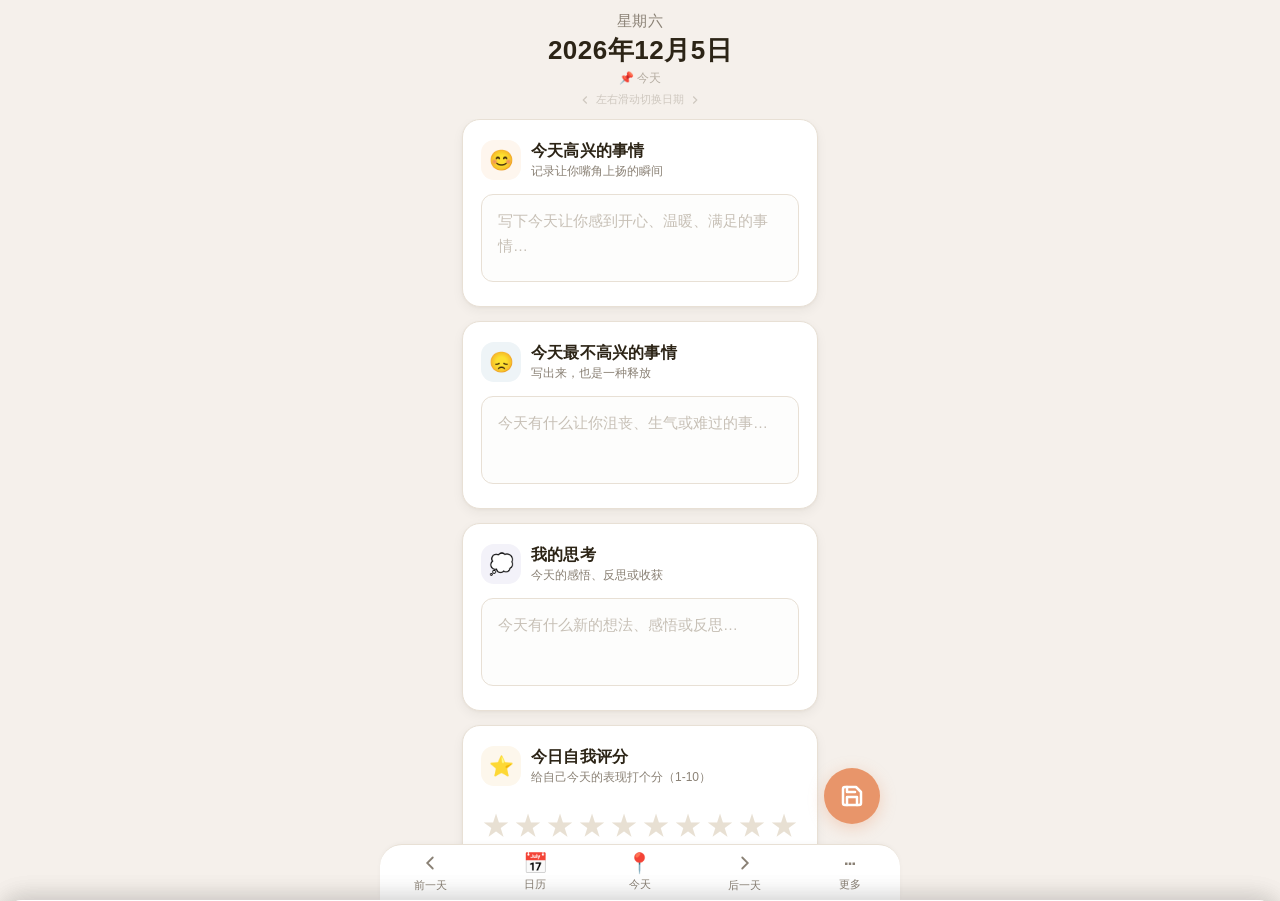
<file: 每日记录.html>
<!DOCTYPE html>
<html lang="zh-CN">
<head>
<meta charset="UTF-8">
<meta name="viewport" content="width=device-width, initial-scale=1.0, maximum-scale=1.0, user-scalable=no, viewport-fit=cover">
<meta name="apple-mobile-web-app-capable" content="yes">
<meta name="apple-mobile-web-app-status-bar-style" content="black-translucent">
<meta name="apple-mobile-web-app-title" content="每日记录">
<meta name="theme-color" content="#f5f0eb">
<meta name="description" content="每天记录高兴的事、不高兴的事、思考和自我评分">
<link rel="manifest" href="./manifest.json">
<link rel="apple-touch-icon" href="[data-uri]">
<title>每日记录</title>
<style>
  :root {
    --bg: #f5f0eb;
    --card: #ffffff;
    --text: #2c2416;
    --text2: #8a8175;
    --text3: #b5ada2;
    --border: #e8e0d5;
    --accent: #e8956a;
    --accent2: #d4784a;
    --shadow: 0 1px 3px rgba(44,36,22,.04), 0 4px 12px rgba(44,36,22,.05);
    --radius: 18px;
    --radius-sm: 12px;
    --safe-top: env(safe-area-inset-top, 0px);
    --safe-bottom: env(safe-area-inset-bottom, 0px);
    --tb-height: calc(56px + var(--safe-bottom));
  }
  * { margin:0; padding:0; box-sizing:border-box; }
  html { height:100%; overflow:hidden; }
  body {
    font-family: -apple-system, BlinkMacSystemFont, "SF Pro Display", "PingFang SC", "Microsoft YaHei", "Helvetica Neue", sans-serif;
    background: var(--bg);
    color: var(--text);
    height: 100%;
    overflow: hidden;
    -webkit-font-smoothing: antialiased;
    -webkit-tap-highlight-color: transparent;
    -webkit-user-select: none;
    user-select: none;
    display: flex;
    flex-direction: column;
  }
  /* 允许在输入框中选择文本 */
  textarea { -webkit-user-select: text; user-select: text; }

  /* ════════════════════════ 顶部日期栏 ════════════════════════ */
  .date-bar {
    flex-shrink: 0;
    padding: calc(12px + var(--safe-top)) 20px 12px;
    text-align: center;
    background: var(--bg);
    position: relative;
    z-index: 10;
  }
  .date-bar .weekday { font-size: 15px; color: var(--text2); margin-bottom: 2px; letter-spacing:.3px; }
  .date-bar .date { font-size: 26px; font-weight: 700; letter-spacing:.5px; }
  .date-bar .hint { font-size: 12px; color: var(--text3); margin-top: 2px; min-height: 18px; }
  .date-bar .nav-hint {
    font-size: 11px; color: var(--text3); margin-top: 4px;
    display: flex; align-items: center; justify-content: center; gap: 4px;
    opacity: 0.6;
  }
  .date-bar .nav-hint svg { width: 14px; height: 14px; }

  /* ════════════════════════ 可滚动内容区 ════════════════════════ */
  .scroll-area {
    flex: 1;
    overflow-y: auto;
    overflow-x: hidden;
    -webkit-overflow-scrolling: touch;
    padding: 0 16px 16px;
    /* 触摸滑动检测区域 */
    touch-action: pan-y;
  }

  /* ════════════════════════ 卡片 ════════════════════════ */
  .card {
    background: var(--card);
    border-radius: var(--radius);
    padding: 20px 18px;
    margin-bottom: 14px;
    box-shadow: var(--shadow);
    border: 1px solid var(--border);
    transition: transform .15s ease, box-shadow .15s ease;
  }

  .card-head {
    display: flex;
    align-items: center;
    gap: 10px;
    margin-bottom: 14px;
  }
  .card-head .ico {
    width: 40px; height: 40px;
    border-radius: 13px;
    display: flex;
    align-items: center;
    justify-content: center;
    font-size: 20px;
    flex-shrink: 0;
  }
  .ico-happy   { background: #fef6ee; }
  .ico-unhappy { background: #eef4f7; }
  .ico-think   { background: #f3f2f9; }
  .ico-rate    { background: #fdf7ec; }

  .card-head .lbl {
    font-weight: 700; font-size: 16px; letter-spacing: .2px;
  }
  .card-head .sub {
    font-size: 12px; color: var(--text2); font-weight: 400; margin-top: 1px;
  }

  .card textarea {
    width: 100%;
    border: 1px solid var(--border);
    border-radius: var(--radius-sm);
    padding: 14px 16px;
    font-size: 16px;
    font-family: inherit;
    line-height: 1.65;
    resize: none;
    min-height: 88px;
    background: #fdfdfc;
    color: var(--text);
    transition: border-color .2s;
  }
  .card textarea:focus {
    outline: none;
    border-color: var(--accent);
    box-shadow: 0 0 0 3px rgba(232,149,106,.12);
  }
  .card textarea::placeholder { color: #c7c0b6; font-size: 15px; }

  /* ════════════════════════ 评分 ════════════════════════ */
  .rate-row {
    display: flex;
    align-items: center;
    justify-content: center;
    gap: 6px;
    flex-wrap: wrap;
    padding: 4px 0;
  }
  .star-btn {
    width: 30px; height: 44px;
    border: none; background: none;
    font-size: 28px; cursor: pointer;
    color: #e8e0d3;
    transition: transform .12s ease, color .12s ease;
    padding: 0;
    line-height: 44px;
    text-align: center;
  }
  .star-btn:active { transform: scale(1.25); }
  .star-btn.on { color: #f2b830; }

  .rate-num {
    font-size: 44px; font-weight: 800;
    color: var(--text3);
    min-width: 56px; text-align: center;
    transition: color .2s;
  }
  .rate-num.scored { color: #c69c35; }
  .rate-label {
    font-size: 13px; color: var(--text3);
    min-width: 44px; text-align: center;
  }

  /* ════════════════════════ Toast ════════════════════════ */
  .toast {
    position: fixed; top: calc(16px + var(--safe-top)); left: 50%;
    transform: translateX(-50%);
    background: #2c2416; color: #fff;
    padding: 10px 22px; border-radius: 22px;
    font-size: 14px; font-weight: 600;
    z-index: 999; pointer-events: none;
    animation: toastIn .35s ease;
    box-shadow: 0 4px 16px rgba(0,0,0,.15);
  }
  .toast.out { animation: toastOut .3s ease forwards; }
  @keyframes toastIn  { from { opacity:0; transform:translateX(-50%) translateY(-16px); } }
  @keyframes toastOut { to   { opacity:0; transform:translateX(-50%) translateY(-8px); } }

  /* ════════════════════════ 底部工具栏 ════════════════════════ */
  .bottom-bar {
    flex-shrink: 0;
    display: flex;
    align-items: center;
    justify-content: space-around;
    height: var(--tb-height);
    padding-bottom: var(--safe-bottom);
    background: var(--card);
    border-top: 1px solid var(--border);
    box-shadow: 0 -1px 4px rgba(0,0,0,.03);
    z-index: 20;
    gap: 4px;
  }
  .bbar-btn {
    flex: 1;
    display: flex; flex-direction: column;
    align-items: center; justify-content: center;
    height: 56px; border: none; background: none;
    font-family: inherit; color: var(--text2);
    font-size: 11px; cursor: pointer;
    gap: 4px; transition: color .15s;
    -webkit-tap-highlight-color: transparent;
  }
  .bbar-btn:active { color: var(--accent); }
  .bbar-btn svg { width: 22px; height: 22px; }
  .bbar-btn .bbar-icon { font-size: 20px; line-height: 1; }

  /* ════════════════════════ 浮动保存按钮 ════════════════════════ */
  .fab {
    position: fixed;
    right: 20px;
    bottom: calc(var(--tb-height) + 20px);
    width: 56px; height: 56px;
    border-radius: 50%;
    border: none;
    background: var(--accent);
    color: #fff;
    font-size: 22px;
    cursor: pointer;
    box-shadow: 0 4px 16px rgba(232,149,106,.35);
    z-index: 30;
    display: flex; align-items: center; justify-content: center;
    transition: transform .2s, box-shadow .2s, background .2s;
    -webkit-tap-highlight-color: transparent;
  }
  .fab:active { transform: scale(.92); box-shadow: 0 2px 8px rgba(232,149,106,.25); }
  .fab.saved { background: #5aab61; box-shadow: 0 4px 16px rgba(90,171,97,.35); }

  /* ════════════════════════ 遮罩 ════════════════════════ */
  .overlay {
    position: fixed; inset: 0; z-index: 50;
    background: rgba(0,0,0,.35);
    opacity: 0; pointer-events: none;
    transition: opacity .3s ease;
    -webkit-backdrop-filter: blur(2px);
    backdrop-filter: blur(2px);
  }
  .overlay.open { opacity: 1; pointer-events: auto; }

  /* ════════════════════════ 底部面板 (日历 / 菜单) ════════════════════════ */
  .sheet {
    position: fixed;
    bottom: 0; left: 0; right: 0;
    z-index: 60;
    background: var(--card);
    border-radius: 22px 22px 0 0;
    max-height: 82vh;
    padding: 8px 0 calc(16px + var(--safe-bottom));
    box-shadow: 0 -4px 24px rgba(0,0,0,.1);
    transform: translateY(100%);
    transition: transform .32s cubic-bezier(.4,0,.2,1);
    display: flex; flex-direction: column;
  }
  .sheet.open { transform: translateY(0); }
  .sheet-handle {
    width: 36px; height: 5px;
    border-radius: 3px; background: #d5cdc2;
    margin: 0 auto 12px; flex-shrink: 0;
  }
  .sheet-body { flex: 1; overflow-y: auto; -webkit-overflow-scrolling: touch; padding: 0 20px; }
  .sheet-title {
    font-size: 17px; font-weight: 700; text-align: center; margin-bottom: 16px;
  }

  /* ════════════════════════ 面板内日历 ════════════════════════ */
  .cal-header {
    display: flex; align-items: center; justify-content: space-between; margin-bottom: 12px;
  }
  .cal-month { font-weight: 700; font-size: 16px; }
  .cal-nav {
    width: 36px; height: 36px; border: 1px solid var(--border);
    border-radius: 10px; background: var(--card); font-size: 15px;
    cursor: pointer; display: flex; align-items: center; justify-content: center;
  }
  .cal-wdays {
    display: grid; grid-template-columns: repeat(7, 1fr);
    text-align: center; font-size: 12px; color: var(--text2);
    margin-bottom: 6px; font-weight: 600;
  }
  .cal-grid {
    display: grid; grid-template-columns: repeat(7, 1fr); gap: 3px;
  }
  .cal-day {
    aspect-ratio: 1;
    display: flex; align-items: center; justify-content: center;
    font-size: 15px; border-radius: 10px; cursor: pointer;
    transition: all .15s; position: relative; font-weight: 500;
  }
  .cal-day:active { background: #f5f0eb; }
  .cal-day.today { color: var(--accent); font-weight: 800; background: #fef8f4; }
  .cal-day.sel { background: var(--accent); color: #fff; font-weight: 700; }
  .cal-day.sel.today { background: var(--accent); color: #fff; }
  .cal-day.other { color: #d5cdc2; pointer-events: none; }
  .cal-day.dot::after {
    content: ''; position: absolute; bottom: 4px;
    width: 5px; height: 5px; border-radius: 50%; background: var(--accent);
  }
  .cal-day.sel.dot::after { background: #fff; }

  /* ════════════════════════ 面板内历史列表 ════════════════════════ */
  .hist-title {
    font-size: 13px; font-weight: 700; color: var(--text2);
    margin: 20px 0 10px; letter-spacing: .3px;
  }
  .hist-item {
    display: flex; align-items: center; justify-content: space-between;
    padding: 13px 14px; border-radius: var(--radius-sm);
    cursor: pointer; transition: background .15s; font-size: 15px;
  }
  .hist-item:active { background: #faf7f3; }
  .hist-item.active { background: #fef8f4; }
  .hist-date { font-weight: 600; }
  .hist-score { font-weight: 700; color: #c69c35; font-size: 16px; }

  /* ════════════════════════ 面板内按钮 ════════════════════════ */
  .sheet-btn {
    display: block; width: 100%; padding: 14px; border: 1px solid var(--border);
    border-radius: var(--radius-sm); background: var(--card); font-size: 16px;
    font-family: inherit; color: var(--text); cursor: pointer;
    margin-bottom: 10px; text-align: left; transition: background .15s;
    display: flex; align-items: center; gap: 10px;
  }
  .sheet-btn:active { background: #faf7f3; }
  .sheet-btn .sico { font-size: 20px; }
  .sheet-btn.danger { color: #d44; border-color: #fcc; }
  .sheet-btn.danger:active { background: #fff5f5; }

  /* ════════════════════════ 空状态 ════════════════════════ */
  .empty { text-align: center; padding: 28px 16px; color: var(--text3); }
  .empty .eicon { font-size: 40px; margin-bottom: 8px; }

  /* ════════════════════════ 大屏适配 ════════════════════════ */
  @media (min-width: 640px) {
    .scroll-area { max-width: 520px; margin: 0 auto; }
    .date-bar { max-width: 520px; margin: 0 auto; width: 100%; }
    .fab { right: calc(50% - 240px); }
    .bottom-bar { max-width: 520px; margin: 0 auto; width: 100%; border-radius: 22px 22px 0 0; }
  }
</style>
</head>
<body>

<!-- ═══════════════ 顶部日期 ═══════════════ -->
<div class="date-bar" id="dateBar">
  <div class="weekday" id="weekdayDisplay"></div>
  <div class="date" id="dateDisplay"></div>
  <div class="hint" id="hintDisplay"></div>
  <div class="nav-hint">
    <svg viewBox="0 0 24 24" fill="none" stroke="currentColor" stroke-width="2"><path d="M15 18l-6-6 6-6"/></svg>
    左右滑动切换日期
    <svg viewBox="0 0 24 24" fill="none" stroke="currentColor" stroke-width="2"><path d="M9 18l6-6-6-6"/></svg>
  </div>
</div>

<!-- ═══════════════ 可滚动卡片区 ═══════════════ -->
<div class="scroll-area" id="scrollArea">

  <!-- 高兴 -->
  <div class="card">
    <div class="card-head">
      <div class="ico ico-happy">😊</div>
      <div><div class="lbl">今天高兴的事情</div><div class="sub">记录让你嘴角上扬的瞬间</div></div>
    </div>
    <textarea id="happyInput" placeholder="写下今天让你感到开心、温暖、满足的事情…"></textarea>
  </div>

  <!-- 不高兴 -->
  <div class="card">
    <div class="card-head">
      <div class="ico ico-unhappy">😞</div>
      <div><div class="lbl">今天最不高兴的事情</div><div class="sub">写出来，也是一种释放</div></div>
    </div>
    <textarea id="unhappyInput" placeholder="今天有什么让你沮丧、生气或难过的事…"></textarea>
  </div>

  <!-- 思考 -->
  <div class="card">
    <div class="card-head">
      <div class="ico ico-think">💭</div>
      <div><div class="lbl">我的思考</div><div class="sub">今天的感悟、反思或收获</div></div>
    </div>
    <textarea id="thinkInput" placeholder="今天有什么新的想法、感悟或反思…"></textarea>
  </div>

  <!-- 评分 -->
  <div class="card">
    <div class="card-head">
      <div class="ico ico-rate">⭐</div>
      <div><div class="lbl">今日自我评分</div><div class="sub">给自己今天的表现打个分（1-10）</div></div>
    </div>
    <div class="rate-row">
      <div class="stars" id="starRating" style="display:flex;gap:2px;"></div>
    </div>
    <div class="rate-row" style="margin-top:4px;">
      <span class="rate-num" id="ratingNumber">0</span>
      <span class="rate-label" id="ratingLabel">点击评分</span>
    </div>
  </div>

  <!-- 底部留白 -->
  <div style="height:80px;"></div>
</div>

<!-- ═══════════════ 浮动保存按钮 ═══════════════ -->
<button class="fab" id="fabBtn" onclick="manualSave()" aria-label="保存">
  <svg width="24" height="24" viewBox="0 0 24 24" fill="none" stroke="currentColor" stroke-width="2.5" stroke-linecap="round" stroke-linejoin="round"><path d="M19 21H5a2 2 0 01-2-2V5a2 2 0 012-2h11l5 5v11a2 2 0 01-2 2z"/><polyline points="17 21 17 13 7 13 7 21"/><polyline points="7 3 7 8 15 8"/></svg>
</button>

<!-- ═══════════════ 底部工具栏 ═══════════════ -->
<div class="bottom-bar">
  <button class="bbar-btn" onclick="goPrevDay()">
    <svg viewBox="0 0 24 24" fill="none" stroke="currentColor" stroke-width="2" stroke-linecap="round"><path d="M15 18l-6-6 6-6"/></svg>
    <span>前一天</span>
  </button>
  <button class="bbar-btn" onclick="openCalendar()">
    <span class="bbar-icon">📅</span>
    <span>日历</span>
  </button>
  <button class="bbar-btn" onclick="goToToday()">
    <span class="bbar-icon">📍</span>
    <span>今天</span>
  </button>
  <button class="bbar-btn" onclick="goNextDay()">
    <svg viewBox="0 0 24 24" fill="none" stroke="currentColor" stroke-width="2" stroke-linecap="round"><path d="M9 18l6-6-6-6"/></svg>
    <span>后一天</span>
  </button>
  <button class="bbar-btn" onclick="openMenu()">
    <span class="bbar-icon">⋯</span>
    <span>更多</span>
  </button>
</div>

<!-- ═══════════════ 遮罩 ═══════════════ -->
<div class="overlay" id="overlay" onclick="closeAllSheets()"></div>

<!-- ═══════════════ 日历面板 ═══════════════ -->
<div class="sheet" id="calendarSheet">
  <div class="sheet-handle"></div>
  <div class="sheet-title">📅 选择日期</div>
  <div class="sheet-body">
    <div class="cal-header">
      <span class="cal-month" id="calMonthLabel"></span>
      <div style="display:flex;gap:6px;">
        <button class="cal-nav" onclick="calChangeMonth(-1)">◀</button>
        <button class="cal-nav" onclick="calChangeMonth(1)">▶</button>
      </div>
    </div>
    <div class="cal-wdays"><span>日</span><span>一</span><span>二</span><span>三</span><span>四</span><span>五</span><span>六</span></div>
    <div class="cal-grid" id="calGrid"></div>
    <button class="sheet-btn" onclick="goToToday();closeAllSheets();" style="margin-top:14px;justify-content:center;">📍 回到今天</button>
    <div class="hist-title">📋 最近记录</div>
    <div id="histList"></div>
  </div>
</div>

<!-- ═══════════════ 菜单面板 ═══════════════ -->
<div class="sheet" id="menuSheet" style="max-height:50vh;">
  <div class="sheet-handle"></div>
  <div class="sheet-title">⚙️ 更多操作</div>
  <div class="sheet-body">
    <button class="sheet-btn" onclick="exportData()"><span class="sico">📥</span> 导出数据备份</button>
    <button class="sheet-btn" onclick="document.getElementById('importFile').click()"><span class="sico">📤</span> 导入数据恢复</button>
    <input type="file" id="importFile" accept=".json" style="display:none" onchange="importData(event)">
    <button class="sheet-btn" onclick="clearTodayViaMenu()"><span class="sico">🗑</span> 清空当日记录</button>
    <div style="text-align:center;font-size:12px;color:var(--text3);padding:14px 0;">
      数据存储在浏览器本地<br>建议定期导出备份
    </div>
  </div>
</div>

<script>
// ═══════════════════════════════════════════
// 数据层
// ═══════════════════════════════════════════
const STORAGE_KEY = 'daily_journal_entries';

function loadAll() {
  try { return JSON.parse(localStorage.getItem(STORAGE_KEY) || '{}'); }
  catch { return {}; }
}
function saveAll(data) { localStorage.setItem(STORAGE_KEY, JSON.stringify(data)); }
function getEntry(ds) { return loadAll()[ds] || null; }
function setEntry(ds, entry) {
  const data = loadAll();
  if (entry === null) delete data[ds];
  else data[ds] = entry;
  saveAll(data);
}

// ═══════════════════════════════════════════
// 状态
// ═══════════════════════════════════════════
let selectedDate = todayStr();
let calMonth = new Date().getMonth();
let calYear = new Date().getFullYear();
let currentRating = 0;
let fabTimeout = null;

function todayStr() {
  const d = new Date();
  return `${d.getFullYear()}-${String(d.getMonth()+1).padStart(2,'0')}-${String(d.getDate()).padStart(2,'0')}`;
}
function isToday(ds) { return ds === todayStr(); }

// ═══════════════════════════════════════════
// 渲染引擎
// ═══════════════════════════════════════════
function renderAll() {
  loadEntryToForm(selectedDate);
  renderCalSheet();
  renderHistList();
  updateDateBar();
}

function updateDateBar() {
  const d = new Date(selectedDate + 'T00:00:00');
  const wd = ['星期日','星期一','星期二','星期三','星期四','星期五','星期六'];
  const today = todayStr();
  const yday = new Date(Date.now()-864e5);
  const ydayStr = `${yday.getFullYear()}-${String(yday.getMonth()+1).padStart(2,'0')}-${String(yday.getDate()).padStart(2,'0')}`;

  document.getElementById('weekdayDisplay').textContent = wd[d.getDay()];
  document.getElementById('dateDisplay').textContent = `${d.getFullYear()}年${d.getMonth()+1}月${d.getDate()}日`;

  let h = '';
  if (selectedDate === today) h = '📌 今天';
  else if (selectedDate === ydayStr) h = '📌 昨天';
  else if (selectedDate > today) h = '🔒 未来日期 · 只读';
  document.getElementById('hintDisplay').textContent = h;
}

function loadEntryToForm(ds) {
  const e = getEntry(ds);
  document.getElementById('happyInput').value = e?.happy || '';
  document.getElementById('unhappyInput').value = e?.unhappy || '';
  document.getElementById('thinkInput').value = e?.think || '';
  currentRating = e?.rating || 0;
  renderStars();
  updateDateBar();

  const ro = ds > todayStr();
  ['happyInput','unhappyInput','thinkInput'].forEach(id => {
    const el = document.getElementById(id);
    el.readOnly = ro;
    el.style.background = ro ? '#f9f8f6' : '#fdfdfc';
    el.style.color = ro ? '#a0988c' : 'var(--text)';
  });
}

// ═══════════════════════════════════════════
// 评分星星
// ═══════════════════════════════════════════
const rateLabels = ['','很差','较差','一般','还行','中等','不错','挺好','很好','很棒','完美'];

function renderStars() {
  const container = document.getElementById('starRating');
  const numEl = document.getElementById('ratingNumber');
  const lblEl = document.getElementById('ratingLabel');
  const ro = selectedDate > todayStr();

  let h = '';
  for (let i = 1; i <= 10; i++) {
    h += `<button class="star-btn${i <= currentRating ? ' on' : ''}" ${ro ? 'disabled' : ''} onclick="setRating(${i})" aria-label="${i}分">★</button>`;
  }
  container.innerHTML = h;
  numEl.textContent = currentRating || '0';
  numEl.className = 'rate-num' + (currentRating > 0 ? ' scored' : '');
  lblEl.textContent = currentRating > 0 ? rateLabels[currentRating] : (ro ? '' : '点击评分');
}

function setRating(v) {
  if (selectedDate > todayStr()) return;
  currentRating = v;
  renderStars();
  autoSave();
  // 触觉反馈（如果支持）
  if (navigator.vibrate) navigator.vibrate(10);
}

// ═══════════════════════════════════════════
// 保存
// ═══════════════════════════════════════════
let autoSaveTimer = null;
function autoSave() {
  clearTimeout(autoSaveTimer);
  autoSaveTimer = setTimeout(() => doSave(true), 600);
}
['happyInput','unhappyInput','thinkInput'].forEach(id => {
  document.getElementById(id).addEventListener('input', () => {
    if (selectedDate <= todayStr()) autoSave();
  });
});

function manualSave() {
  clearTimeout(autoSaveTimer);
  doSave(false);
}

function doSave(silent) {
  if (selectedDate > todayStr()) {
    if (!silent) toast('不能编辑未来的日期');
    return;
  }
  const entry = {
    happy: document.getElementById('happyInput').value.trim(),
    unhappy: document.getElementById('unhappyInput').value.trim(),
    think: document.getElementById('thinkInput').value.trim(),
    rating: currentRating,
    updatedAt: new Date().toISOString()
  };
  setEntry(selectedDate, entry);
  renderCalSheet();
  renderHistList();

  if (!silent) {
    toast('✅ 已保存');
    // FAB 变绿动画
    const fab = document.getElementById('fabBtn');
    fab.classList.add('saved');
    clearTimeout(fabTimeout);
    fabTimeout = setTimeout(() => fab.classList.remove('saved'), 1500);
  }
}

// ═══════════════════════════════════════════
// 日期导航
// ═══════════════════════════════════════════
function selectDate(ds) {
  selectedDate = ds;
  const d = new Date(ds + 'T00:00:00');
  calYear = d.getFullYear();
  calMonth = d.getMonth();
  renderAll();
  closeAllSheets();
}

function goPrevDay() {
  const d = new Date(selectedDate + 'T00:00:00');
  d.setDate(d.getDate() - 1);
  selectDate(toStr(d));
}
function goNextDay() {
  const d = new Date(selectedDate + 'T00:00:00');
  d.setDate(d.getDate() + 1);
  selectDate(toStr(d));
}
function goToToday() {
  selectDate(todayStr());
  calMonth = new Date().getMonth();
  calYear = new Date().getFullYear();
}
function toStr(d) {
  return `${d.getFullYear()}-${String(d.getMonth()+1).padStart(2,'0')}-${String(d.getDate()).padStart(2,'0')}`;
}

// ═══════════════════════════════════════════
// 滑动手势
// ═══════════════════════════════════════════
let touchStartX = 0, touchStartY = 0;
const scrollArea = document.getElementById('scrollArea');

scrollArea.addEventListener('touchstart', (e) => {
  touchStartX = e.touches[0].clientX;
  touchStartY = e.touches[0].clientY;
}, { passive: true });

scrollArea.addEventListener('touchend', (e) => {
  const dx = (e.changedTouches[0]?.clientX || touchStartX) - touchStartX;
  const dy = Math.abs((e.changedTouches[0]?.clientY || touchStartY) - touchStartY);
  // 只在水平滑动超过 60px 且角度偏水平时触发
  if (Math.abs(dx) > 60 && Math.abs(dx) > dy * 1.3) {
    if (dx < 0) goNextDay();
    else goPrevDay();
  }
});

// ═══════════════════════════════════════════
// 面板控制
// ═══════════════════════════════════════════
function openCalendar() {
  calYear = new Date(selectedDate + 'T00:00:00').getFullYear();
  calMonth = new Date(selectedDate + 'T00:00:00').getMonth();
  renderCalSheet();
  renderHistList();
  showSheet('calendarSheet');
}
function openMenu() { showSheet('menuSheet'); }

function showSheet(id) {
  document.getElementById('overlay').classList.add('open');
  document.getElementById(id).classList.add('open');
}
function closeAllSheets() {
  document.getElementById('overlay').classList.remove('open');
  document.getElementById('calendarSheet').classList.remove('open');
  document.getElementById('menuSheet').classList.remove('open');
}

// ═══════════════════════════════════════════
// 日历面板渲染
// ═══════════════════════════════════════════
function calChangeMonth(d) {
  calMonth += d;
  if (calMonth > 11) { calMonth = 0; calYear++; }
  if (calMonth < 0) { calMonth = 11; calYear--; }
  renderCalSheet();
}

function renderCalSheet() {
  document.getElementById('calMonthLabel').textContent = `${calYear}年 ${calMonth+1}月`;
  const grid = document.getElementById('calGrid');
  const entries = loadAll();
  const fd = new Date(calYear, calMonth, 1).getDay();
  const dim = new Date(calYear, calMonth+1, 0).getDate();
  const pdim = new Date(calYear, calMonth, 0).getDate();
  const today = todayStr();

  let h = '';
  for (let i = fd-1; i >= 0; i--) {
    h += `<div class="cal-day other">${pdim - i}</div>`;
  }
  for (let d = 1; d <= dim; d++) {
    const ds = `${calYear}-${String(calMonth+1).padStart(2,'0')}-${String(d).padStart(2,'0')}`;
    let cls = 'cal-day';
    if (ds === today) cls += ' today';
    if (ds === selectedDate) cls += ' sel';
    if (entries[ds]) cls += ' dot';
    h += `<div class="${cls}" onclick="selectDate('${ds}')">${d}</div>`;
  }
  const rem = 7 - ((fd + dim) % 7);
  if (rem < 7) for (let d=1; d<=rem; d++) h += `<div class="cal-day other">${d}</div>`;
  grid.innerHTML = h;
}

function renderHistList() {
  const container = document.getElementById('histList');
  const entries = loadAll();
  const dates = Object.keys(entries).sort().reverse();
  if (!dates.length) {
    container.innerHTML = '<div class="empty"><div class="eicon">📝</div>还没有记录</div>';
    return;
  }
  let h = '';
  for (const ds of dates.slice(0, 30)) {
    const e = entries[ds];
    const act = ds === selectedDate ? ' active' : '';
    const d = new Date(ds + 'T00:00:00');
    const label = `${d.getMonth()+1}/${d.getDate()} ${['日','一','二','三','四','五','六'][d.getDay()]}`;
    const sc = e.rating > 0 ? `<span class="hist-score">${e.rating}分</span>` : '';
    h += `<div class="hist-item${act}" onclick="selectDate('${ds}')"><span class="hist-date">${label}</span>${sc}</div>`;
  }
  container.innerHTML = h;
}

// ═══════════════════════════════════════════
// 菜单操作
// ═══════════════════════════════════════════
function clearTodayViaMenu() {
  if (!confirm(`确定清空 ${selectedDate} 的全部记录吗？\n此操作不可撤销。`)) return;
  setEntry(selectedDate, null);
  currentRating = 0;
  loadEntryToForm(selectedDate);
  renderStars();
  renderCalSheet();
  renderHistList();
  closeAllSheets();
  toast('🗑 已清空');
}

function exportData() {
  const blob = new Blob([JSON.stringify(loadAll(), null, 2)], { type: 'application/json' });
  const url = URL.createObjectURL(blob);
  const a = document.createElement('a');
  a.href = url;
  a.download = `每日记录_备份_${todayStr()}.json`;
  a.click();
  URL.revokeObjectURL(url);
  closeAllSheets();
  toast('📥 已导出');
}

function importData(e) {
  const file = e.target.files[0];
  if (!file) return;
  const reader = new FileReader();
  reader.onload = function(ev) {
    try {
      const imported = JSON.parse(ev.target.result);
      if (typeof imported !== 'object') throw new Error();
      if (confirm('"确定"=合并数据  |  "取消"=替换全部')) {
        const existing = loadAll();
        Object.assign(existing, imported);
        saveAll(existing);
      } else {
        saveAll(imported);
      }
      closeAllSheets();
      renderAll();
      toast('📤 已导入');
    } catch { alert('导入失败：格式错误'); }
  };
  reader.readAsText(file);
  e.target.value = '';
}

// ═══════════════════════════════════════════
// Toast
// ═══════════════════════════════════════════
function toast(msg) {
  const old = document.querySelector('.toast');
  if (old) { old.classList.add('out'); setTimeout(() => old.remove(), 300); }
  const el = document.createElement('div');
  el.className = 'toast';
  el.textContent = msg;
  document.body.appendChild(el);
  setTimeout(() => { el.classList.add('out'); setTimeout(() => el.remove(), 300); }, 1800);
}

// ═══════════════════════════════════════════
// 键盘快捷键
// ═══════════════════════════════════════════
document.addEventListener('keydown', (e) => {
  if ((e.ctrlKey || e.metaKey) && e.key === 's') { e.preventDefault(); manualSave(); }
  if (e.key === 'ArrowLeft') { e.preventDefault(); goPrevDay(); }
  if (e.key === 'ArrowRight') { e.preventDefault(); goNextDay(); }
  if (e.key >= '0' && e.key <= '9' && document.activeElement === document.body) {
    setRating(e.key === '0' ? 10 : parseInt(e.key));
  }
});

// ═══════════════════════════════════════════
// 注册 Service Worker
// ═══════════════════════════════════════════
if ('serviceWorker' in navigator) {
  navigator.serviceWorker.register('./sw.js').catch(() => {});
}

// ═══════════════════════════════════════════
// 启动
// ═══════════════════════════════════════════
renderAll();
</script>
</body>
</html>
</file>
